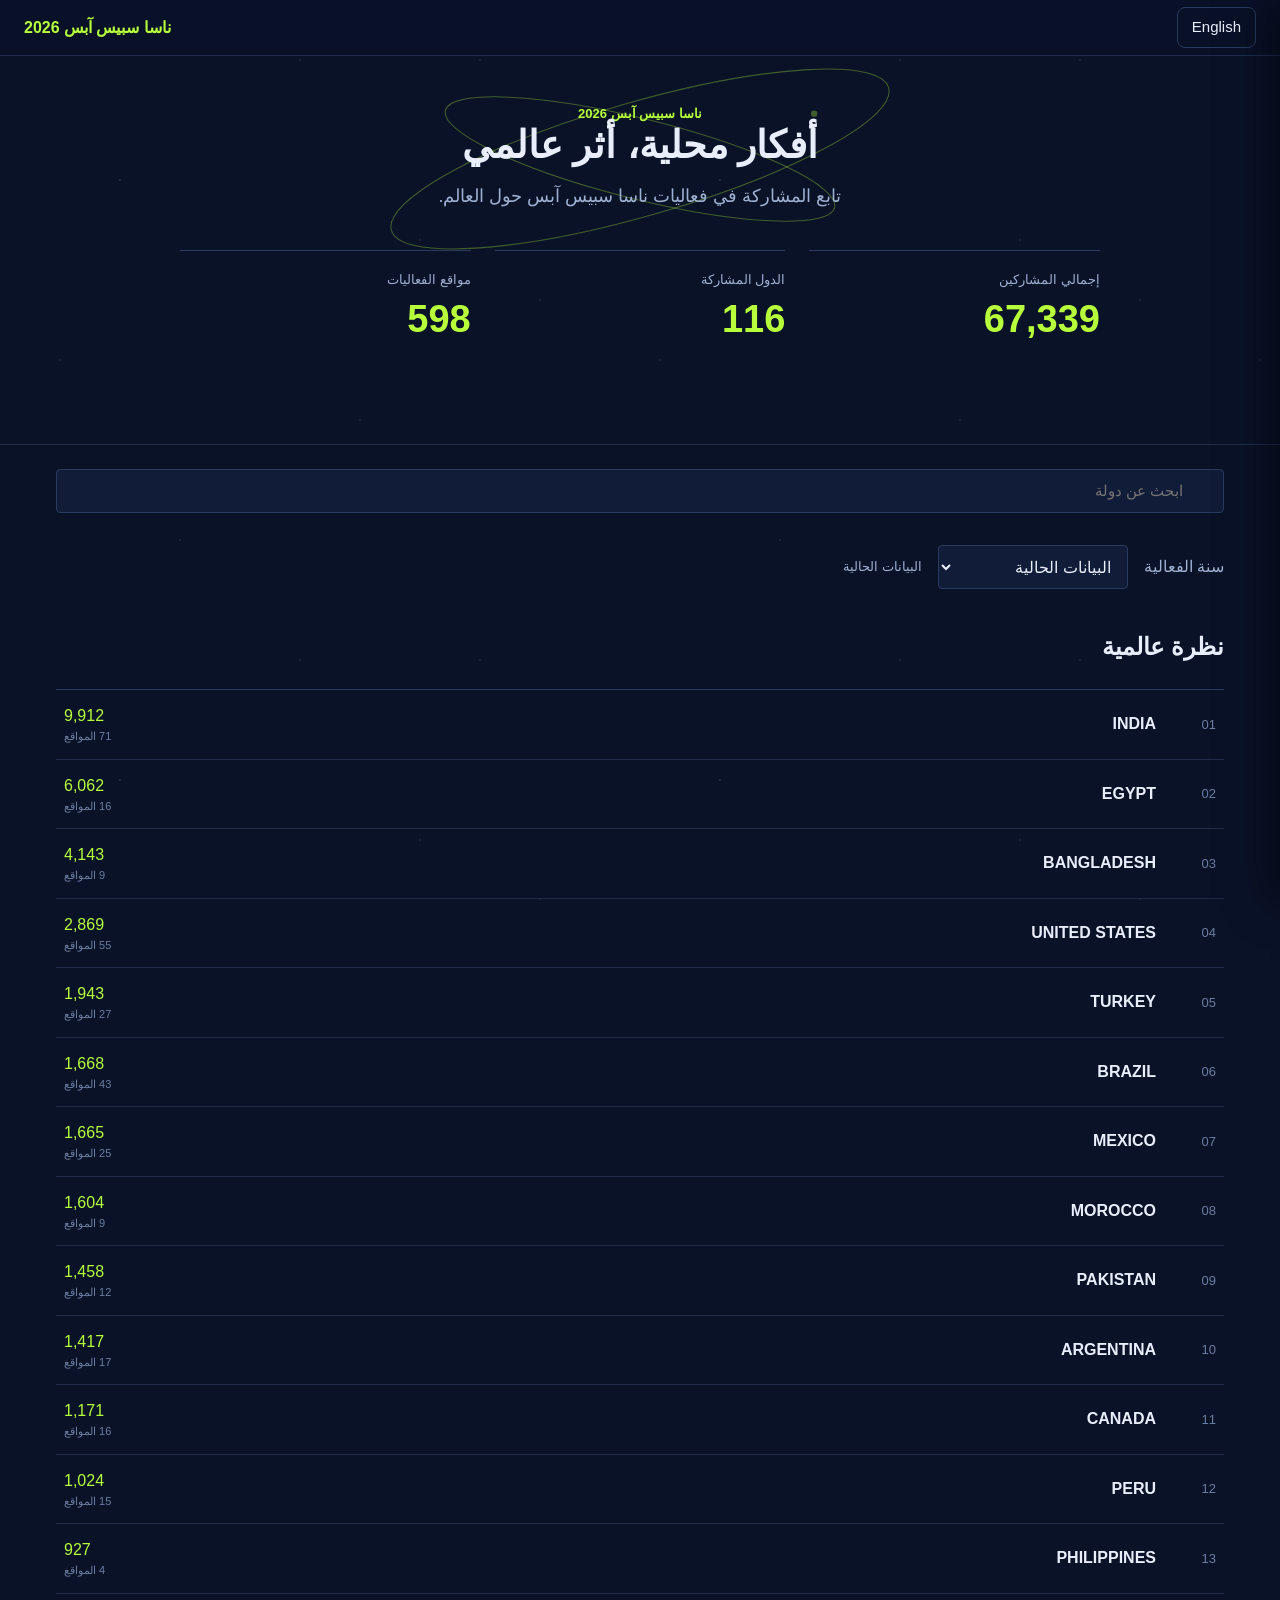
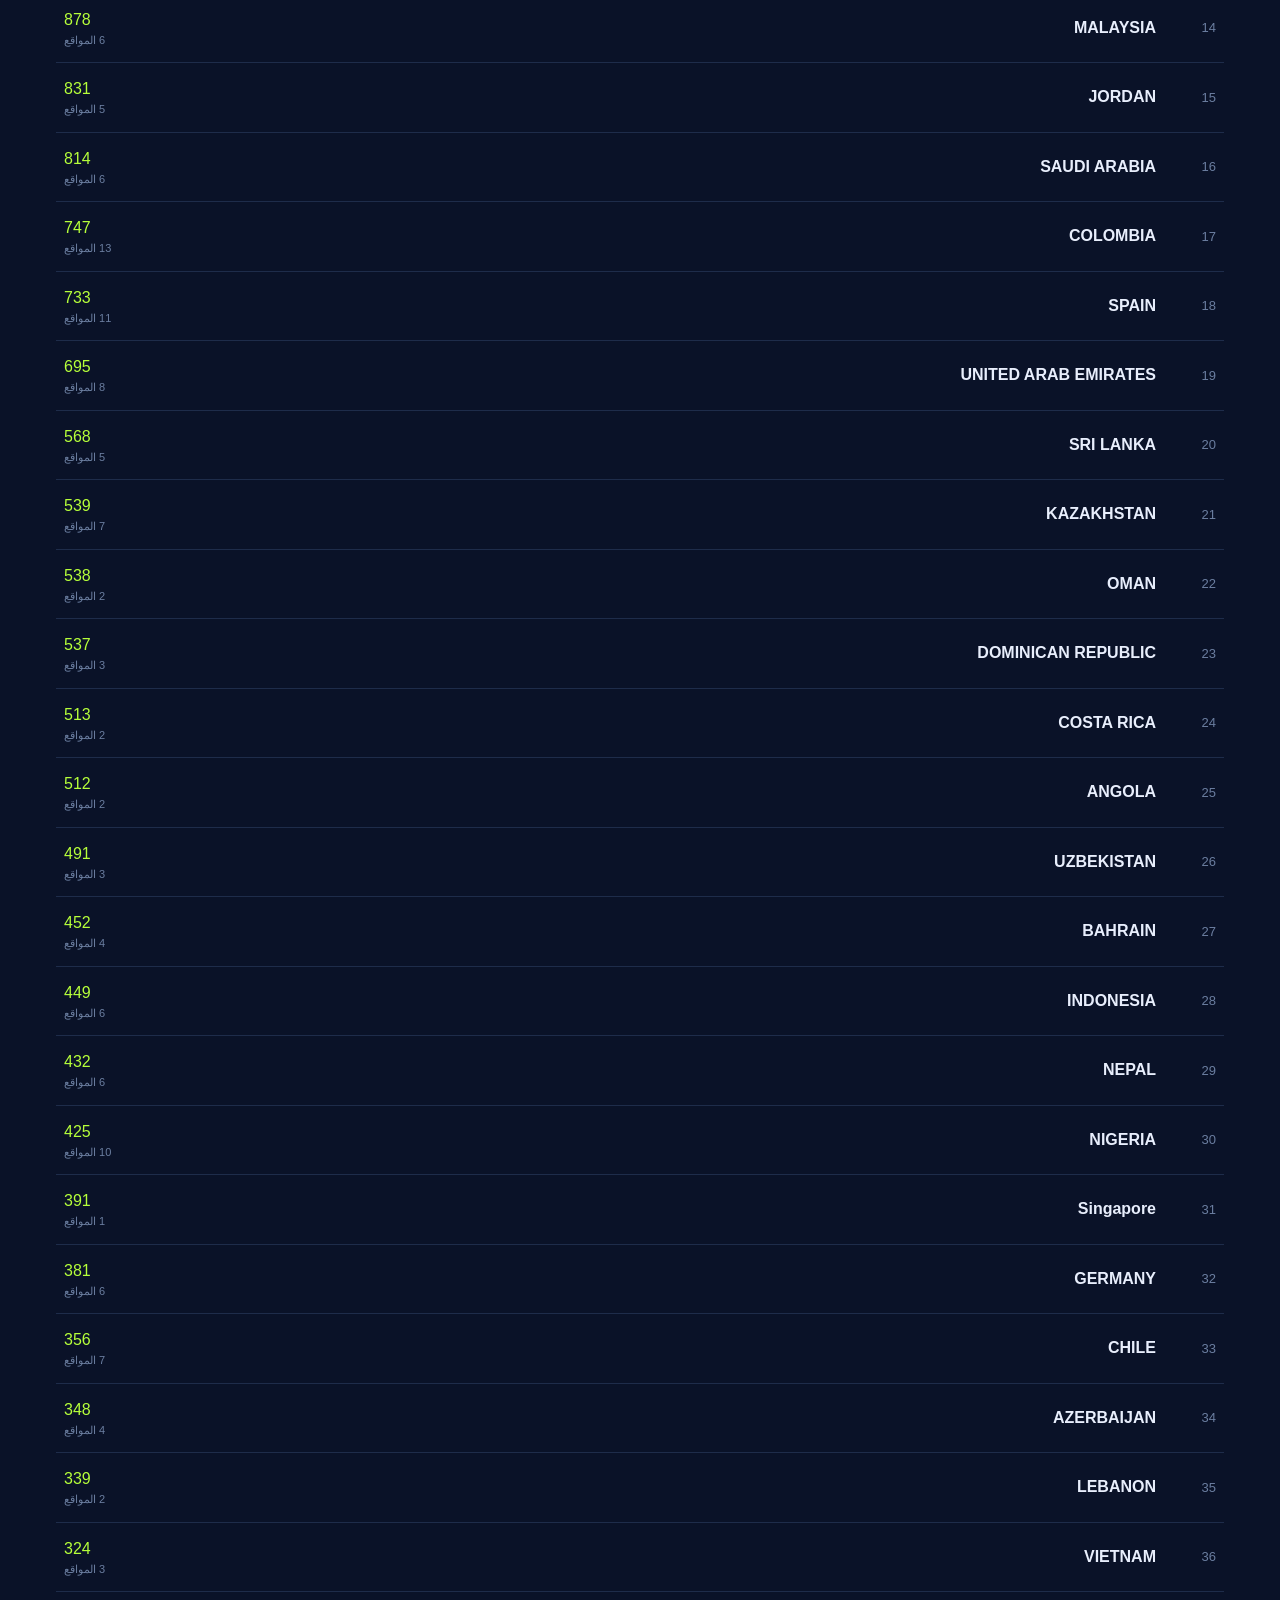
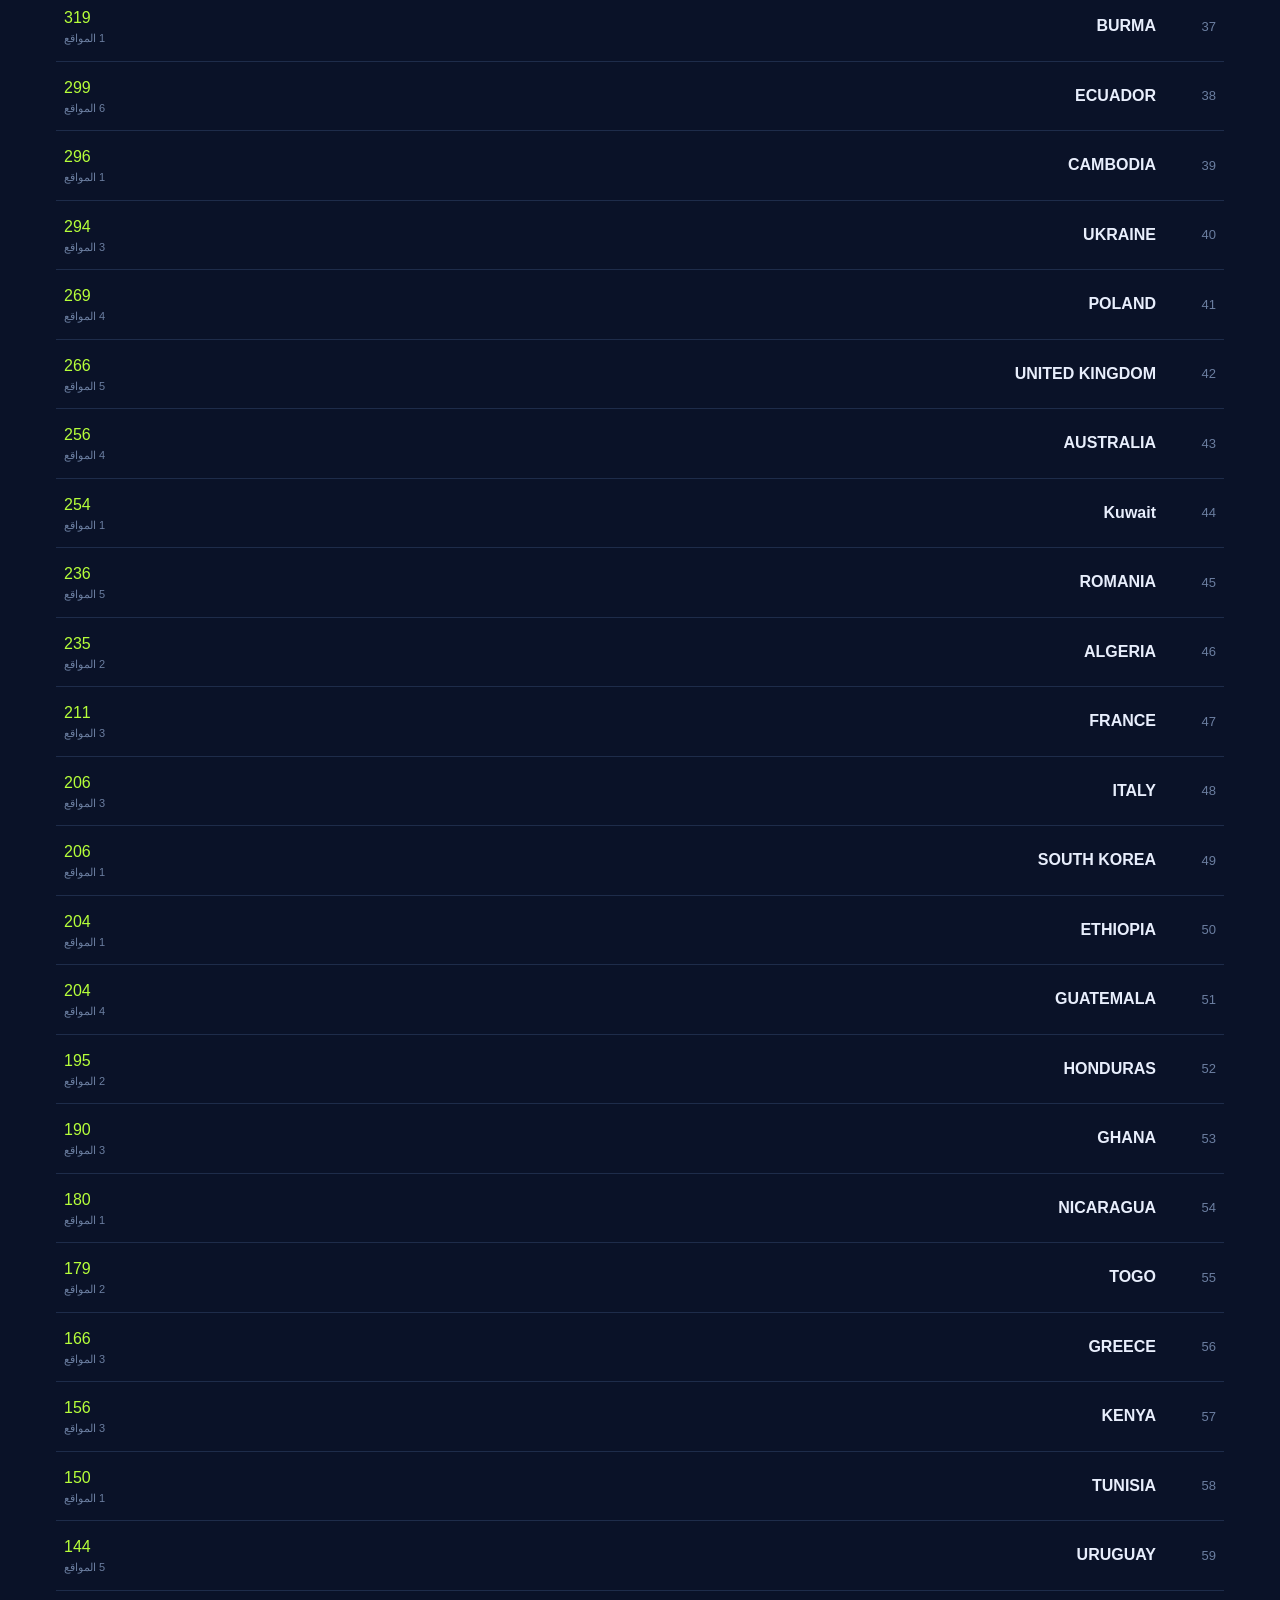
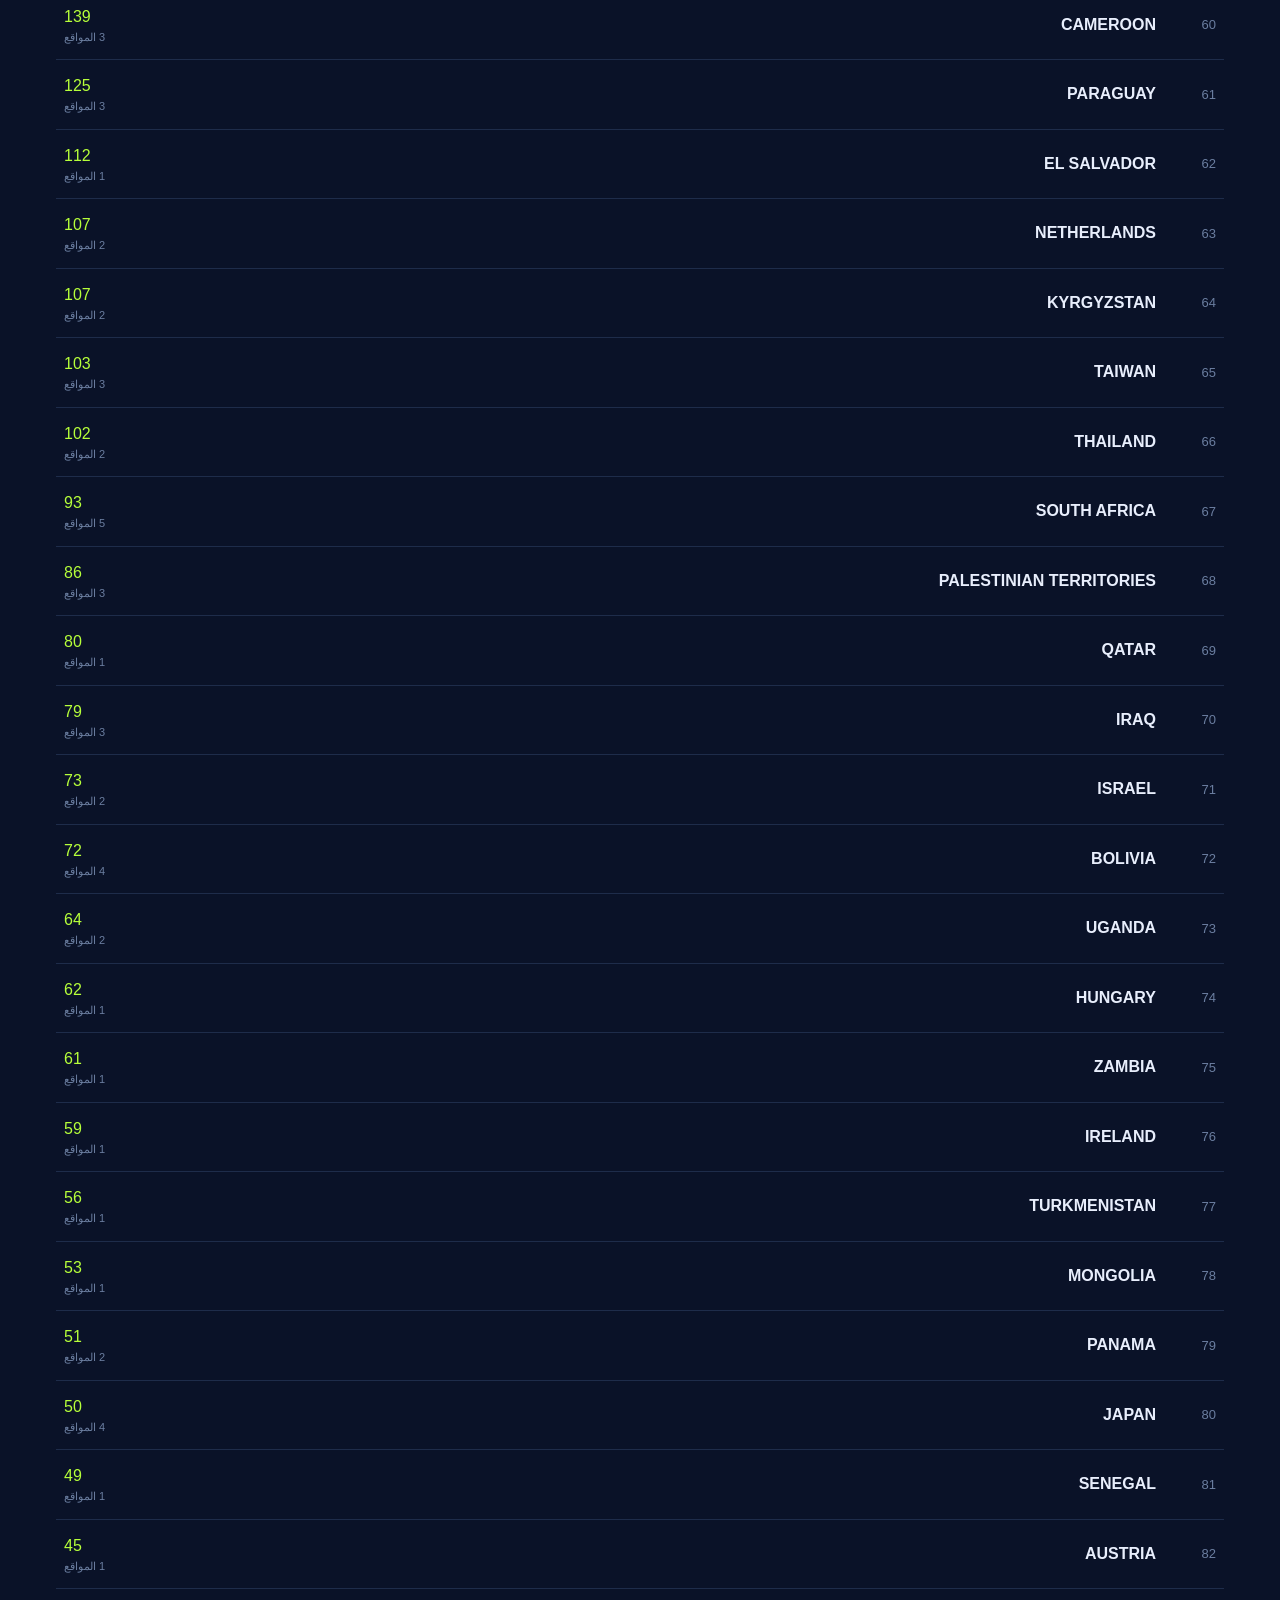
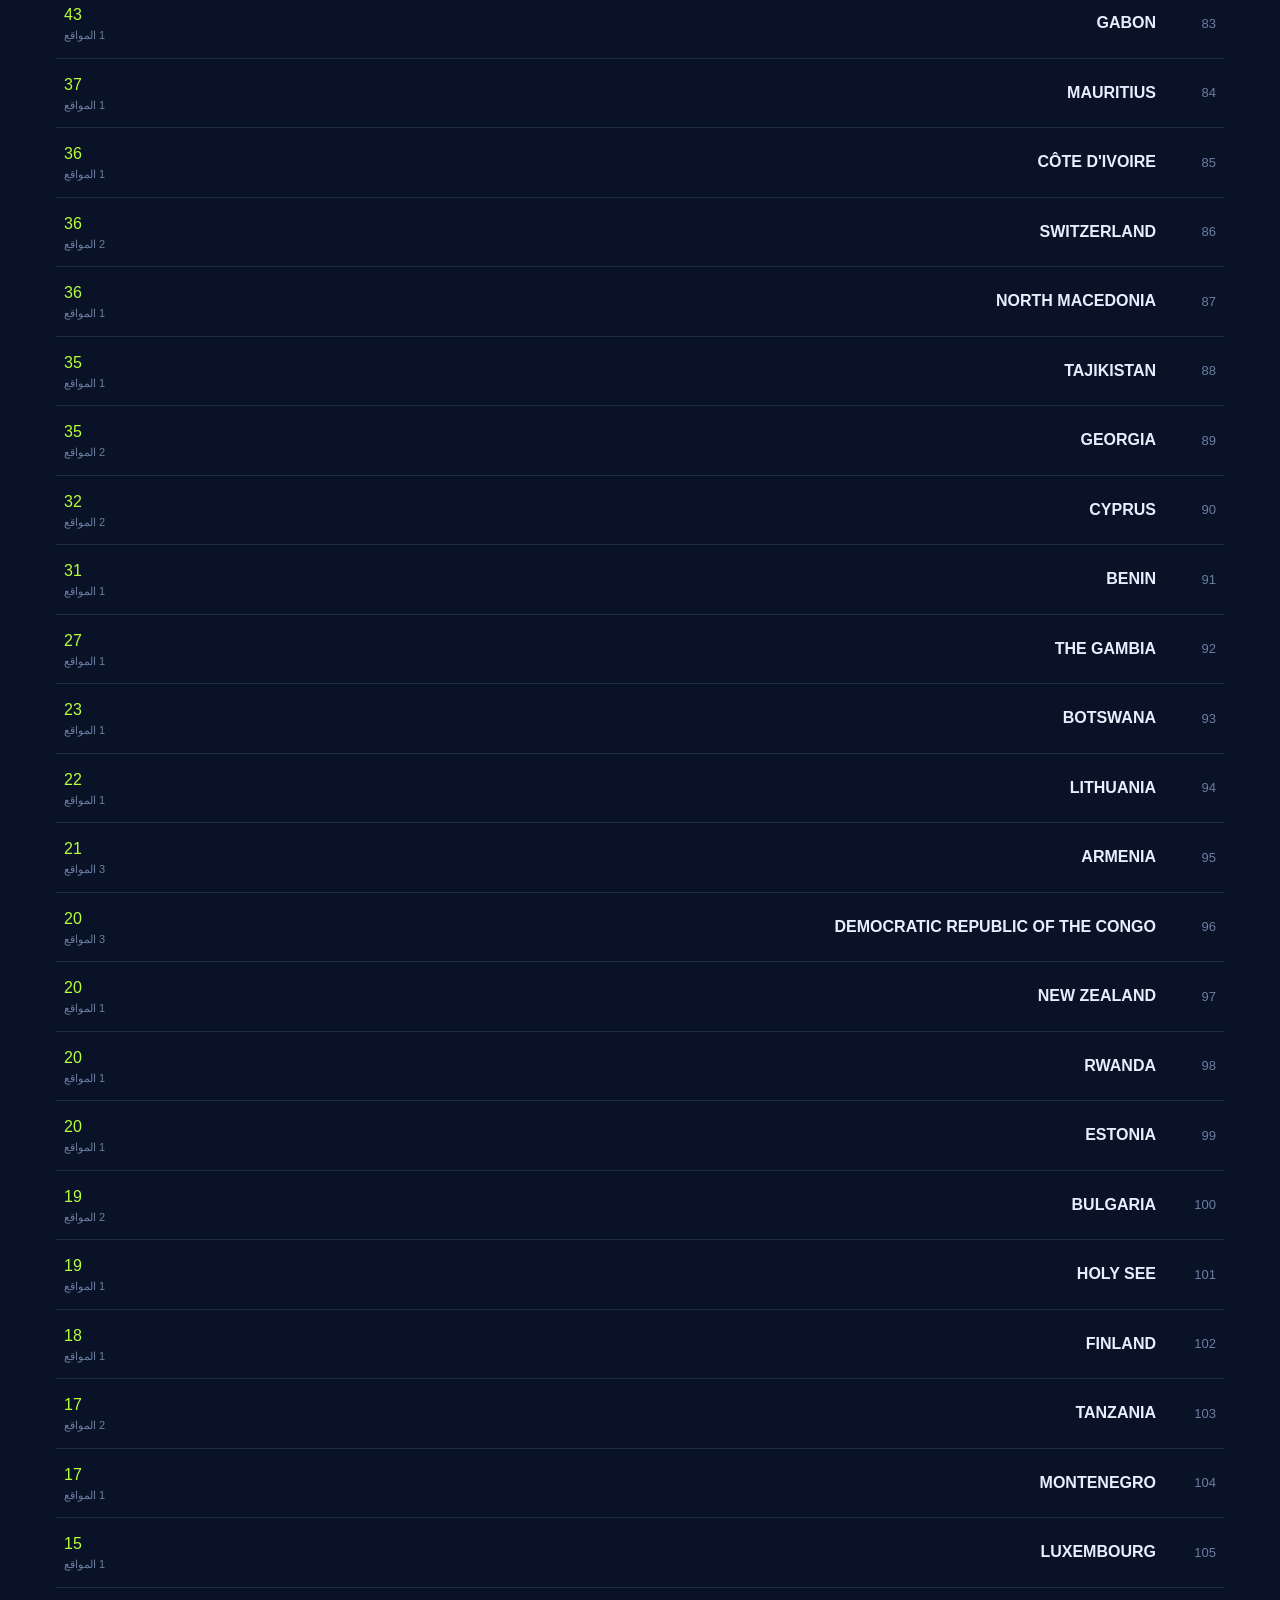
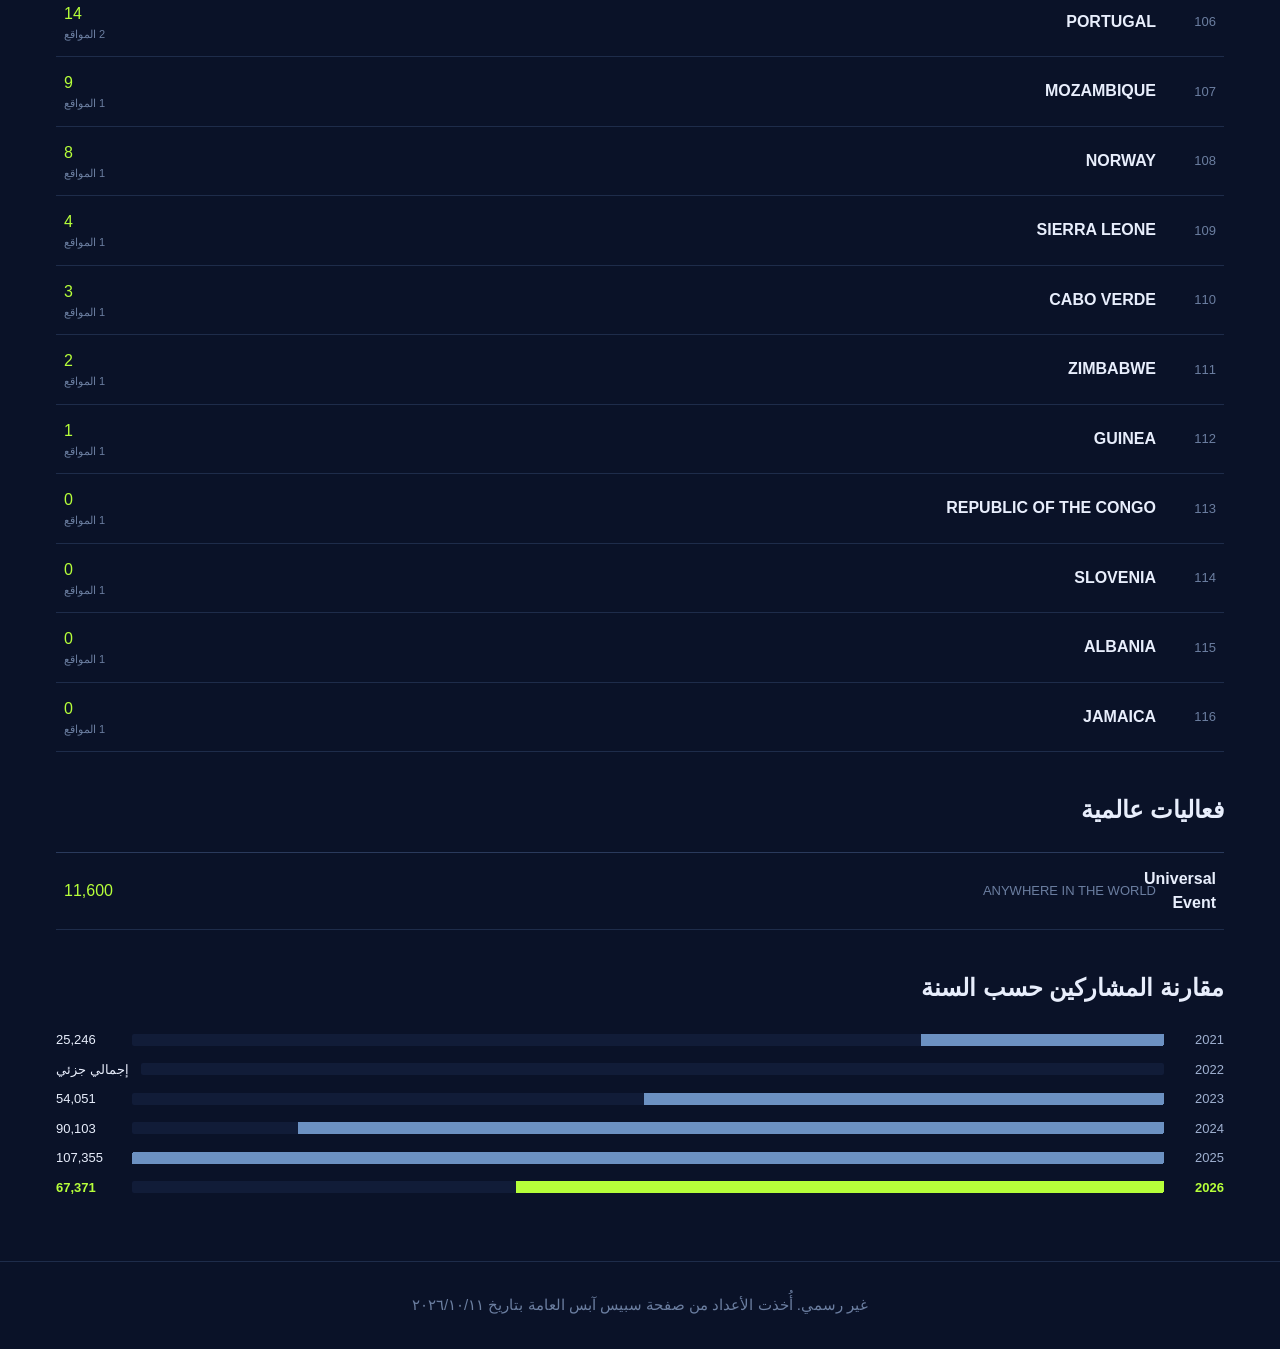
<file: index.html>
<!doctype html>
<html lang="ar" dir="rtl">
<head>
  <meta charset="utf-8">
  <meta name="viewport" content="width=device-width, initial-scale=1">
  <meta name="theme-color" content="#0a1228">
  <title></title>
  <link rel="icon" href="data:image/svg+xml,%3Csvg%20xmlns='http%3A%2F%2Fwww.w3.org%2F2000%2Fsvg'%20viewBox='0%200%2064%2064'%3E%3Ccircle%20cx='32'%20cy='32'%20r='5'%20fill='%23b6ff3a'/%3E%3Cellipse%20cx='32'%20cy='32'%20rx='27'%20ry='12'%20fill='none'%20stroke='%23b6ff3a'%20stroke-width='2'%20transform='rotate(-25%2032%2032)'/%3E%3C/svg%3E">
  <link rel="stylesheet" href="style.css">
  <script defer src="js/i18n.js"></script>
  <script defer src="js/data.js"></script>
  <script defer src="js/archive-data.js"></script>
  <script defer src="js/import.js"></script>
  <script defer src="js/render.js"></script>
  <script defer src="js/edition.js"></script>
  <script defer src="js/chrome.js"></script>
  <script defer src="js/app.js"></script>
  <script defer src="script.js"></script>
</head>
<body>
  <nav class="topbar">
    <a class="brand" href="#/" id="brand-name"></a>
    <span class="spacer"></span>
    <button class="btn ghost" id="language-toggle" type="button"></button>
  </nav>
  <header class="hero">
    <svg class="orbit-motif" viewBox="0 0 520 180" aria-hidden="true">
      <ellipse cx="260" cy="90" rx="245" ry="54" transform="rotate(-16 260 90)" fill="none" stroke="currentColor" stroke-width="1" />
      <ellipse cx="260" cy="90" rx="190" ry="38" transform="rotate(14 260 90)" fill="none" stroke="currentColor" stroke-width="1" />
      <circle cx="425" cy="47" r="3" fill="currentColor" />
    </svg>
    <div class="hero-content">
      <p class="eyebrow" id="hero-eyebrow"></p>
      <h1 id="hero-title"></h1>
      <p class="subtitle" id="hero-subtitle"></p>
      <div class="global-grid" id="global-stats" aria-live="polite"></div>
    </div>
  </header>
  <main class="container">
    <div class="country-picker">
      <label class="sr-only" for="country-search" id="country-label"></label>
      <div class="combobox">
        <input id="country-search" type="search" autocomplete="off" aria-controls="country-options" aria-expanded="false">
        <div class="list" id="country-options" role="listbox"></div>
      </div>
      <button class="btn ghost hidden" id="back-overview" type="button"></button>
    </div>
    <div class="edition-control">
      <label for="edition-select" id="edition-label"></label>
      <select id="edition-select"></select>
      <span id="edition-status" role="status"></span>
    </div>
    <div id="notice" role="status" aria-live="polite"></div>
    <section class="section" id="overview-section">
      <h2 id="overview-title"></h2>
      <div id="leaderboard" class="leaderboard"></div>
      <p class="empty-cell hidden" id="overview-empty"></p>
    </section>
    <section class="section hidden" id="global-events-section">
      <h2 id="global-events-title"></h2>
      <div id="global-events" class="leaderboard"></div>
    </section>
    <section class="section hidden" id="unverified-section">
      <h2 id="unverified-list-title"></h2>
      <div id="unverified-list" class="leaderboard"></div>
    </section>
    <section class="section hidden" id="country-section">
      <div class="country-heading">
        <div><p class="eyebrow" id="country-eyebrow"></p><h2 id="country-title"></h2></div>
        <p class="country-total" id="country-total"></p>
      </div>
      <p class="edition-provenance" id="country-provenance"></p>
      <div class="country-toolbar">
        <label class="sr-only" for="location-search" id="location-search-label"></label>
        <input class="search-input" id="location-search" type="search" autocomplete="off">
        <button class="btn ghost hidden" id="region-toggle" type="button"></button>
      </div>
      <div class="table-wrap">
        <table id="location-table"><thead><tr><th id="th-rank"></th><th id="th-location"></th><th id="th-region"></th><th class="num" id="th-participants"></th><th class="num" id="th-share"></th></tr></thead><tbody></tbody></table>
      </div>
    </section>
    <section class="section" id="archive-chart-section">
      <h2 id="chart-title"></h2>
      <div id="comparison-chart" class="comparison-chart" role="img"></div>
    </section>
  </main>
  <footer class="footer"><span id="footer-copy"></span> <time id="footer-date"></time></footer>
  <button class="drawer-scrim" id="drawer-scrim" type="button"></button>
  <aside class="drawer" id="location-drawer" aria-labelledby="drawer-title" aria-hidden="true">
    <header><h2 id="drawer-title"></h2><button class="btn icon ghost" id="drawer-close" type="button"></button></header>
    <div id="drawer-body"></div>
  </aside>
</body>
</html>
</file>
<file: style.css>
@import url("css/tokens.css");
@import url("css/base.css");
@import url("css/layout.css");
@import url("css/components-a.css");
@import url("css/components-b.css");
@import url("css/app.css");
</file>
